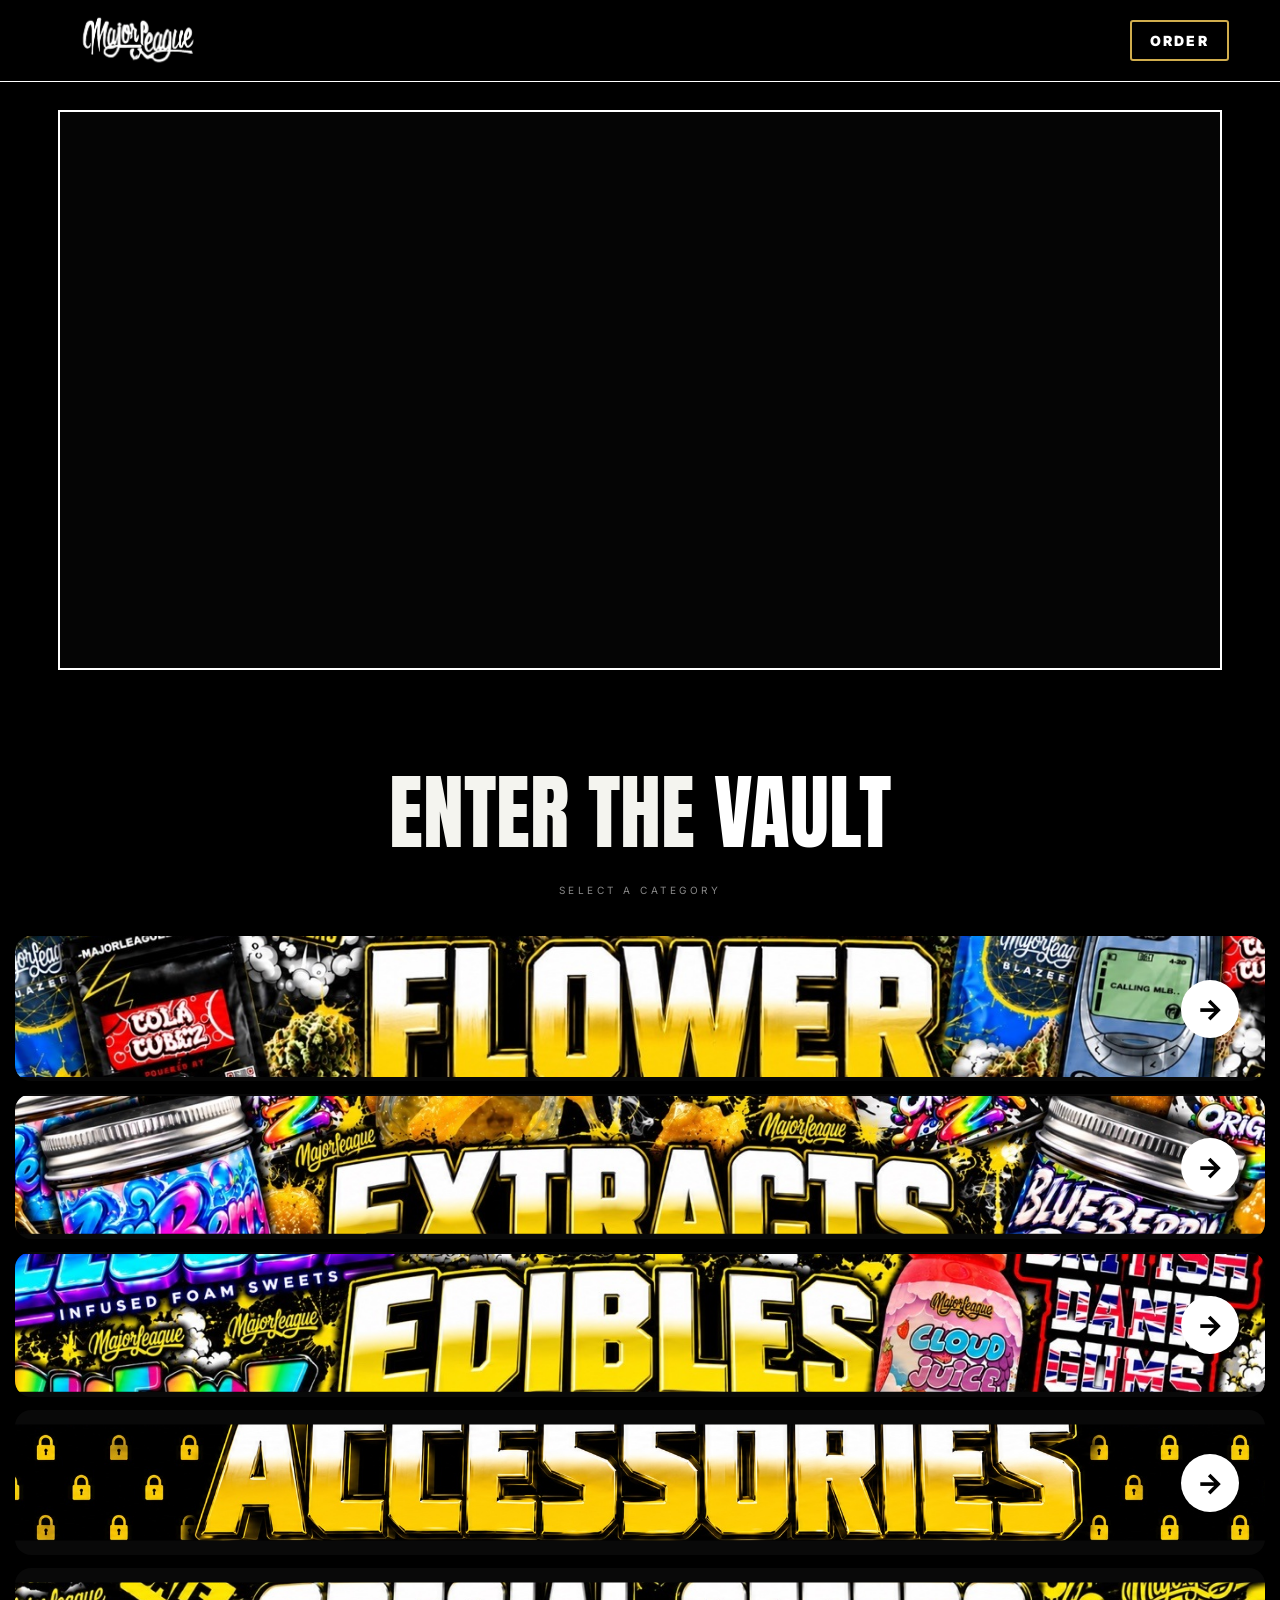
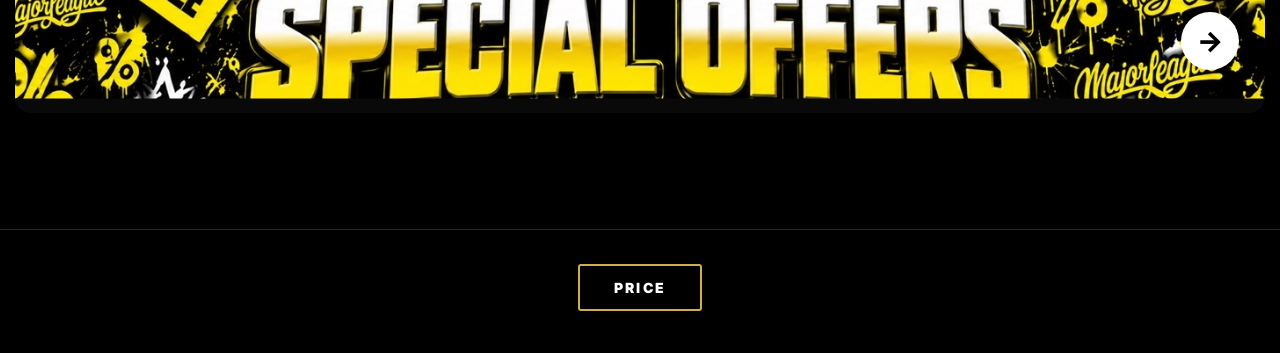
<file: index.html>
<!doctype html><html lang="en"><head><meta charset="utf-8"><meta name="viewport" content="width=device-width,initial-scale=1"><meta name="theme-color" content="#000"><title>Majorleague — The Vault</title><link rel="stylesheet" href="styles-20261011f.css?v=20261012b"></head><body><header class="header"><a class="logo" href="index.html" aria-label="Majorleague home"><img src="assets/majorleague-logo.webp" alt="" onerror="this.style.display='none';this.nextElementSibling.style.display='block'"><span class="logo-fallback">Majorleague</span></a><a class="basket" id="orderBtn" href="https://wa.me/447842046835" target="_blank" rel="noopener" aria-label="Order on WhatsApp" style="background:#000;color:#fff;border:2px solid #d0ad4d;border-radius:3px;padding:10px 18px;text-decoration:none;font-weight:900;letter-spacing:.16em;font-size:14px">ORDER</a></header><main><section class="hero"><div class="video"><video id="heroVideo" autoplay muted loop playsinline preload="auto" webkit-playsinline><source src="assets/Hero-new.MP4?v=20261019a" type="video/mp4"></video></div></section><script>(()=>{const v=document.getElementById("heroVideo");if(!v)return;v.muted=true;v.defaultMuted=true;v.playsInline=true;const start=()=>{const p=v.play();if(p&&p.catch)p.catch(()=>{});};if(v.readyState>=2)start();else{v.addEventListener("loadeddata",start,{once:true});v.addEventListener("canplay",start,{once:true});}window.addEventListener("pageshow",start);document.addEventListener("visibilitychange",()=>{if(!document.hidden&&v.paused)start();});})();</script><section class="hero vault-heading"><h1>ENTER THE <i>VAULT</i></h1><p>SELECT A CATEGORY</p></section><section class="categories" id="categories"></section><footer class="order-prompt" style="text-align:center;padding:34px 16px 42px;border-top:1px solid #292929;margin-top:36px"><a href="https://justpaste.it/elqpy" target="_blank" rel="noopener" style="display:inline-block;background:#000;color:#fff;border:2px solid #d0ad4d;border-radius:3px;padding:13px 34px;text-decoration:none;font-weight:900;letter-spacing:.16em;font-size:14px">PRICE</a></footer></main><script src="stock.js?v=20261118a"></script><script src="app.js?v=20261011g"></script></body></html>
</file>
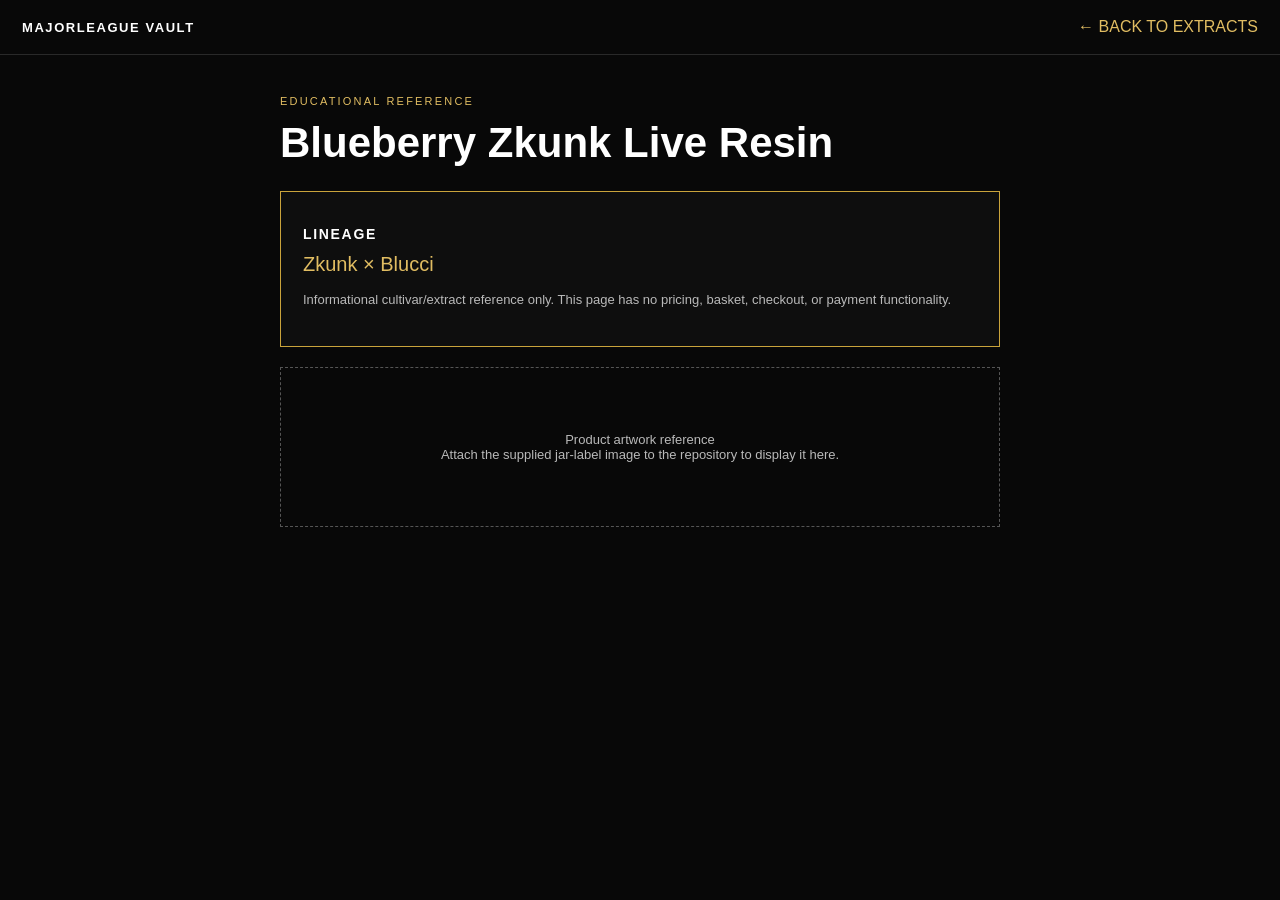
<file: blueberry-zkunk-reference.html>
<!doctype html>
<html lang="en">
<head>
<meta charset="utf-8">
<meta name="viewport" content="width=device-width,initial-scale=1">
<meta name="theme-color" content="#000">
<title>Blueberry Zkunk — Educational Profile</title>
<style>
:root{color-scheme:dark;--gold:#c9a33b;--light:#e1bd62;--muted:#b9b9b9}
*{box-sizing:border-box}body{margin:0;background:#080808;color:#fff;font-family:Arial,Helvetica,sans-serif}
header{padding:18px 22px;border-bottom:1px solid #292929;display:flex;justify-content:space-between;align-items:center}
a{color:var(--light);text-decoration:none}.brand{color:#fff;font-weight:800;letter-spacing:.12em;font-size:13px}
main{width:min(720px,calc(100% - 32px));margin:40px auto}.eyebrow{color:var(--light);letter-spacing:.2em;font-size:11px}
h1{font-size:clamp(28px,6vw,42px);margin:12px 0}h2{font-size:14px;letter-spacing:.12em}
.panel{border:1px solid var(--gold);padding:22px;margin-top:24px;background:#0e0e0e}
.lineage{font-size:20px;color:var(--light);margin:10px 0 0}
.note{font-size:13px;line-height:1.7;color:var(--muted)}
.artwork{border:1px dashed #555;min-height:160px;display:flex;align-items:center;justify-content:center;text-align:center;padding:20px;color:var(--muted);font-size:13px;margin-top:20px}
</style>
</head>
<body>
<header><a class="brand" href="index.html">MAJORLEAGUE VAULT</a><a href="category.html?cat=extracts">← BACK TO EXTRACTS</a></header>
<main>
<div class="eyebrow">EDUCATIONAL REFERENCE</div>
<h1>Blueberry Zkunk Live Resin</h1>
<section class="panel">
<h2>LINEAGE</h2>
<p class="lineage">Zkunk × Blucci</p>
<p class="note">Informational cultivar/extract reference only. This page has no pricing, basket, checkout, or payment functionality.</p>
</section>
<div class="artwork">Product artwork reference<br>Attach the supplied jar-label image to the repository to display it here.</div>
</main>
</body>
</html>
</file>
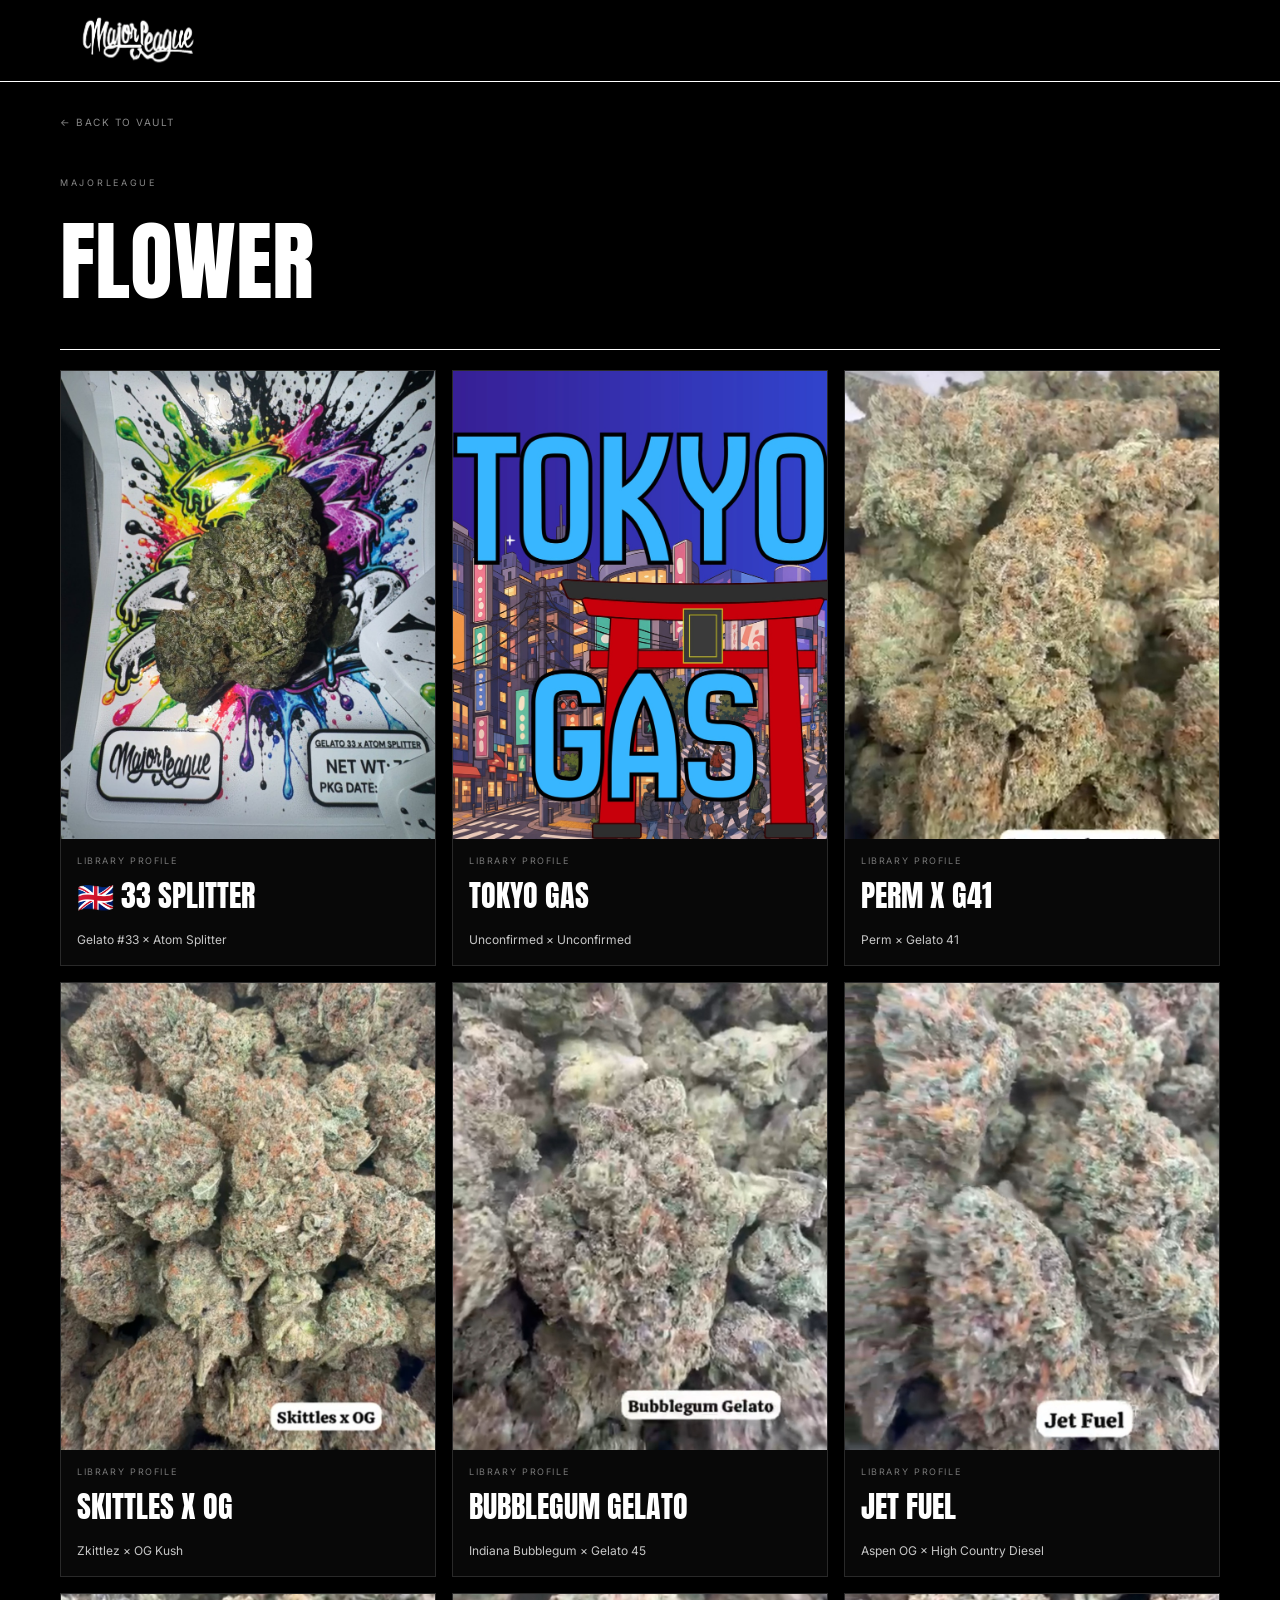
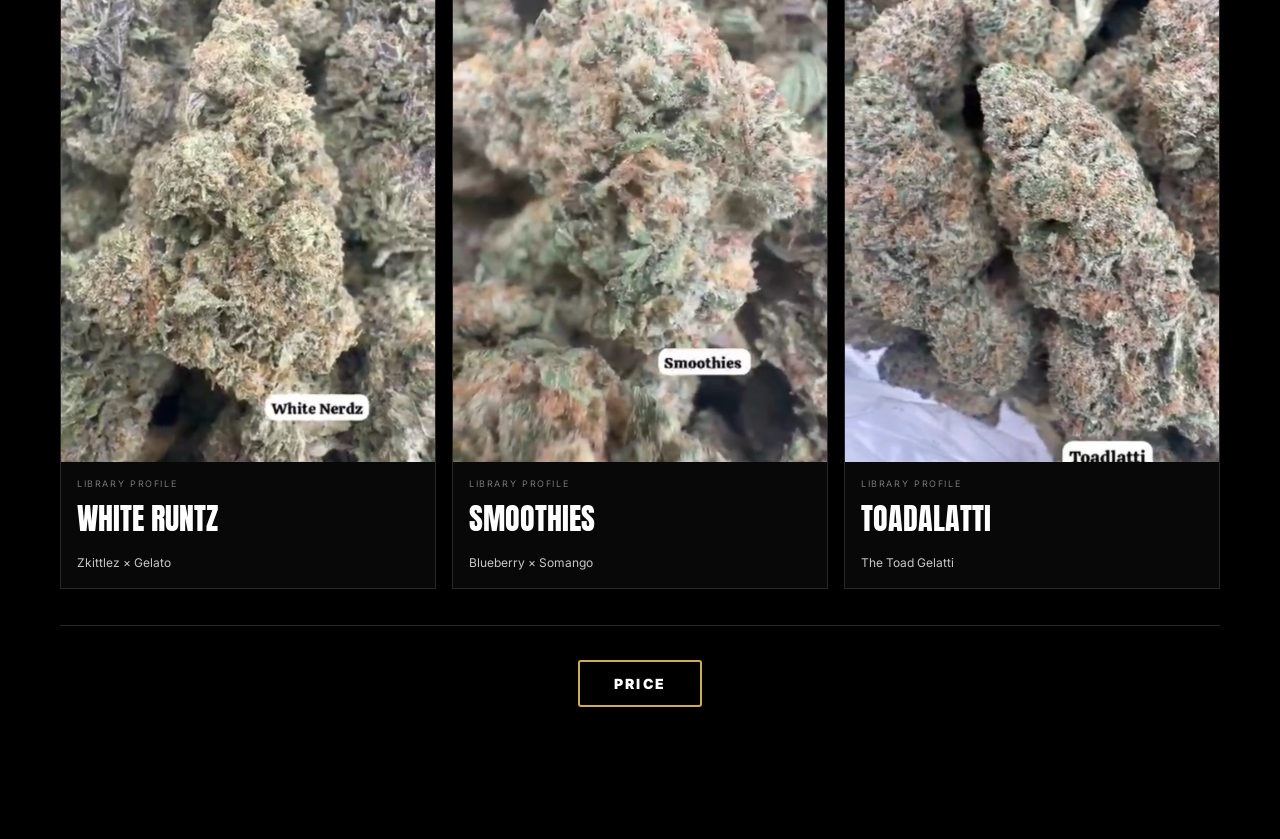
<file: category.html>
<!doctype html><html lang="en"><head><meta charset="utf-8"><meta name="viewport" content="width=device-width,initial-scale=1"><title>Majorleague — Vault</title><link rel="stylesheet" href="styles-20261011f.css?v=20261012b"></head><body><header class="header"><a class="logo" href="index.html"><img src="assets/majorleague-logo.webp" alt="Majorleague"></a></header><main class="catalogue"><a class="back" href="index.html">← BACK TO VAULT</a><div class="heading"><span>MAJORLEAGUE</span><h1 id="categoryTitle"></h1></div><div class="products" id="products"></div><footer class="order-prompt" style="text-align:center;padding:34px 16px 42px;border-top:1px solid #292929;margin-top:36px"><a href="https://justpaste.it/elqpy" target="_blank" rel="noopener" style="display:inline-block;background:#000;color:#fff;border:2px solid #d0ad4d;border-radius:3px;padding:13px 34px;text-decoration:none;font-weight:900;letter-spacing:.16em;font-size:14px">PRICE</a></footer></main><script src="stock.js?v=20261118a"></script><script src="app.js?v=20261023c"></script><script>renderCategory(new URLSearchParams(location.search).get("cat"))</script></body></html>
</file>
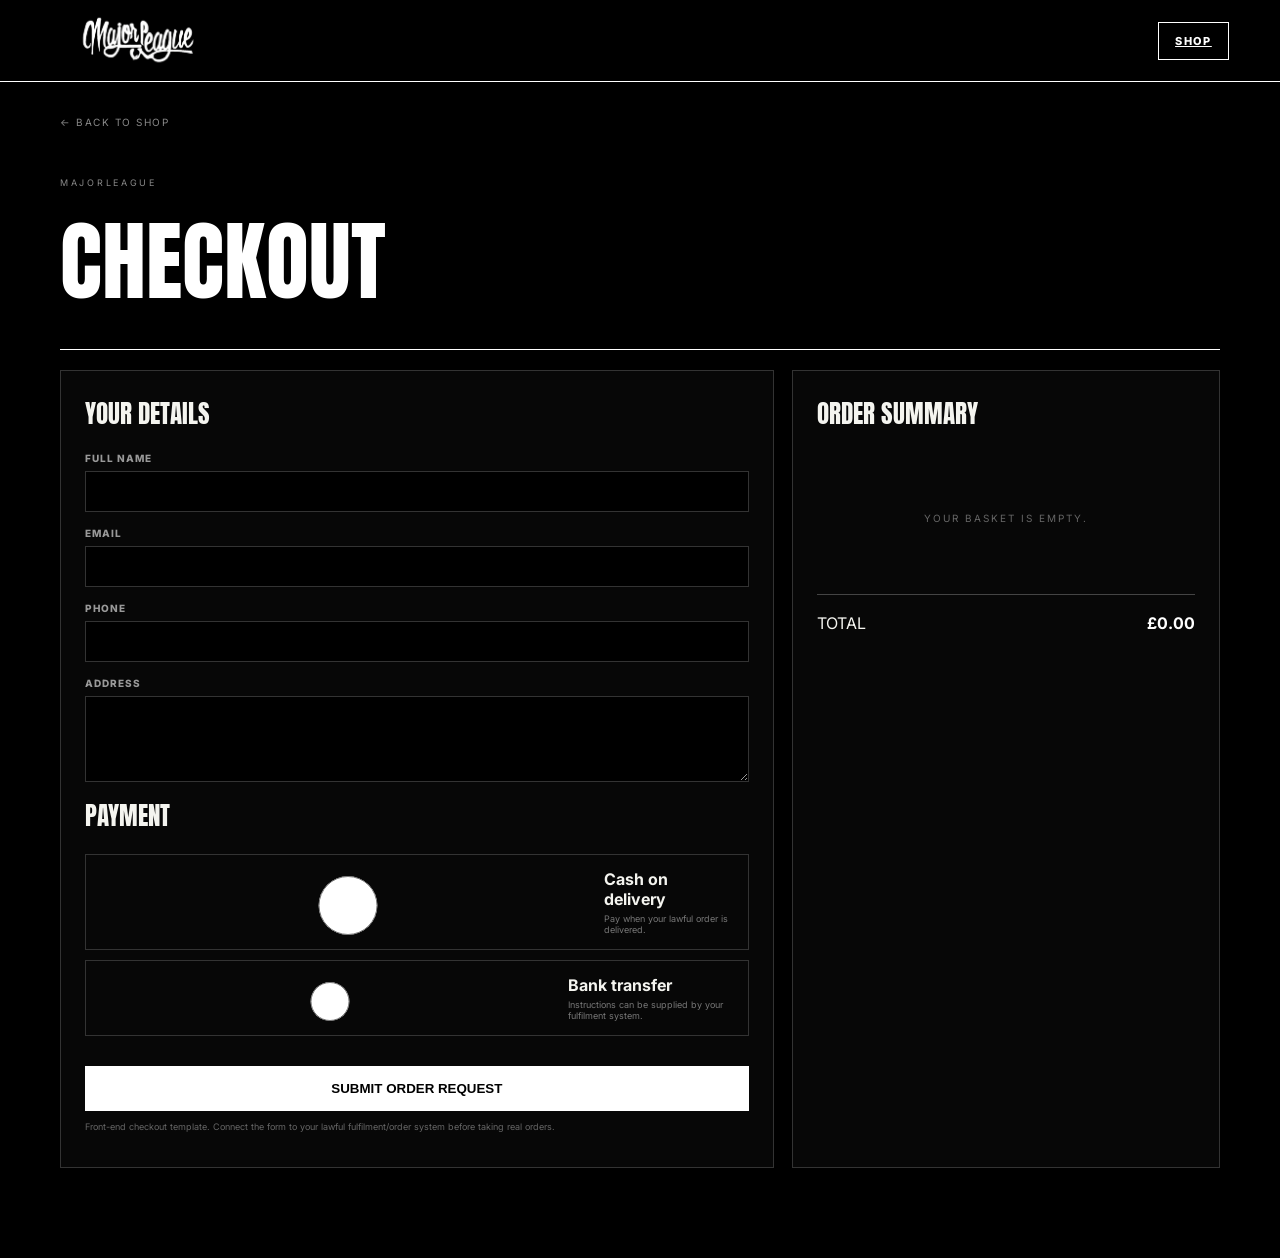
<file: checkout.html>
<!doctype html><html lang="en"><head><meta charset="utf-8"><meta name="viewport" content="width=device-width,initial-scale=1"><title>Majorleague — Checkout</title><link rel="stylesheet" href="styles-20261011f.css"></head><body><header class="header"><a class="logo" href="index.html"><img src="assets/majorleague-logo.webp" alt="Majorleague"></a><a class="basket" href="index.html">SHOP</a></header><main class="checkout-page"><a class="back" href="index.html">← BACK TO SHOP</a><div class="heading"><span>MAJORLEAGUE</span><h1>CHECKOUT</h1></div><div class="checkout-grid"><section class="card"><h2>YOUR DETAILS</h2><form id="form"><label>FULL NAME<input required name="name"></label><label>EMAIL<input required type="email" name="email"></label><label>PHONE<input required name="phone"></label><label>ADDRESS<textarea required name="address" rows="4"></textarea></label><h2>PAYMENT</h2><label class="pay"><input required type="radio" name="payment" value="cod"><span><b>Cash on delivery</b><small>Pay when your lawful order is delivered.</small></span></label><label class="pay"><input type="radio" name="payment" value="bank"><span><b>Bank transfer</b><small>Instructions can be supplied by your fulfilment system.</small></span></label><button class="submit">SUBMIT ORDER REQUEST</button><p class="note">Front-end checkout template. Connect the form to your lawful fulfilment/order system before taking real orders.</p></form></section><aside class="card"><h2>ORDER SUMMARY</h2><div id="summary"></div><div class="summary-total"><span>TOTAL</span><b id="total">£0.00</b></div></aside></div></main><script src="stock.js?v=20261011b"></script><script>const b=JSON.parse(localStorage.getItem("ml-vault-basket")||"[]"),s=document.querySelector("#summary"),t=document.querySelector("#total");let n=0;s.innerHTML=b.map(x=>{const p=STORE.products.find(y=>y.id===x.id);n+=p.price*x.qty;return '<div class="summary-row"><span>'+p.name+' × '+x.qty+'</span><b>'+STORE.currency+(p.price*x.qty).toFixed(2)+'</b></div>'}).join("")||'<div class="empty">YOUR BASKET IS EMPTY.</div>';t.textContent=STORE.currency+n.toFixed(2);document.querySelector("#form").onsubmit=e=>{e.preventDefault();alert("Order request submitted in demo mode.")}</script></body></html>
</file>
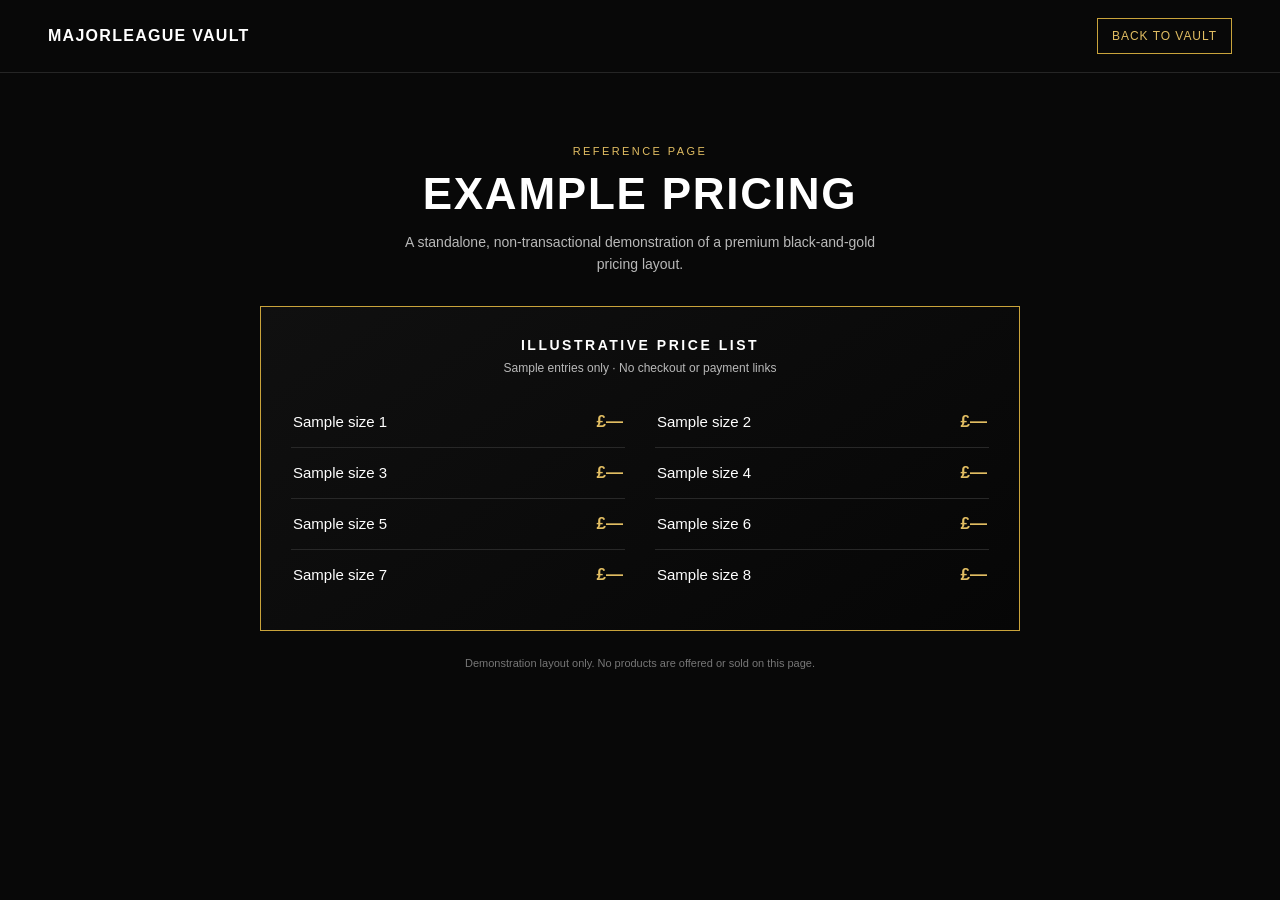
<file: example-pricing.html>
<!doctype html>
<html lang="en">
<head>
<meta charset="utf-8">
<meta name="viewport" content="width=device-width,initial-scale=1">
<meta name="theme-color" content="#000">
<title>Example Pricing — Majorleague Vault</title>
<style>
:root{color-scheme:dark;--gold:#c9a33b;--gold-light:#e1bd62;--bg:#080808;--muted:#b9b9b9}
*{box-sizing:border-box}
body{margin:0;background:var(--bg);color:#fff;font-family:Arial,Helvetica,sans-serif}
header{display:flex;align-items:center;justify-content:space-between;padding:18px clamp(18px,4vw,48px);border-bottom:1px solid #252525}
.logo{color:#fff;text-decoration:none;font-weight:800;letter-spacing:.08em;text-transform:uppercase}
.back{color:var(--gold-light);text-decoration:none;border:1px solid var(--gold);padding:10px 14px;font-size:12px;letter-spacing:.08em}
main{width:min(760px,calc(100% - 32px));margin:clamp(28px,7vw,72px) auto}
.kicker{text-align:center;color:var(--gold-light);font-size:11px;letter-spacing:.22em;margin:0 0 12px}
h1{text-align:center;font-size:clamp(28px,6vw,44px);letter-spacing:.04em;margin:0 0 12px}
.intro{text-align:center;color:var(--muted);font-size:14px;line-height:1.6;margin:0 auto 30px;max-width:480px}
.panel{border:1px solid var(--gold);padding:clamp(18px,4vw,30px);background:linear-gradient(145deg,#101010,#060606)}
.panel h2{text-align:center;font-size:14px;letter-spacing:.18em;margin:0 0 8px}
.panel .note{text-align:center;color:var(--muted);font-size:12px;margin:0 0 22px}
.rows{display:grid;grid-template-columns:1fr;gap:0}
.price-row{display:flex;align-items:center;justify-content:space-between;gap:16px;padding:15px 2px;border-bottom:1px solid #282828}
.price-row:last-child{border-bottom:0}
.amount{font-size:15px}
.price{font-size:17px;font-weight:700;color:var(--gold-light);font-variant-numeric:tabular-nums}
footer{text-align:center;color:#777;font-size:11px;line-height:1.6;margin:24px 0 0}
@media(min-width:560px){.rows{grid-template-columns:1fr 1fr;column-gap:30px}.price-row:nth-last-child(-n+2){border-bottom:0}.price-row:nth-child(odd):nth-last-child(2){border-bottom:0}}
</style>
</head>
<body>
<header><a class="logo" href="index.html" aria-label="Majorleague Vault home">MAJORLEAGUE VAULT</a><a class="back" href="index.html">BACK TO VAULT</a></header>
<main>
<p class="kicker">REFERENCE PAGE</p>
<h1>EXAMPLE PRICING</h1>
<p class="intro">A standalone, non-transactional demonstration of a premium black-and-gold pricing layout.</p>
<section class="panel" aria-label="Example pricing table">
<h2>ILLUSTRATIVE PRICE LIST</h2>
<p class="note">Sample entries only · No checkout or payment links</p>
<div class="rows">
<div class="price-row"><span class="amount">Sample size 1</span><span class="price">£—</span></div>
<div class="price-row"><span class="amount">Sample size 2</span><span class="price">£—</span></div>
<div class="price-row"><span class="amount">Sample size 3</span><span class="price">£—</span></div>
<div class="price-row"><span class="amount">Sample size 4</span><span class="price">£—</span></div>
<div class="price-row"><span class="amount">Sample size 5</span><span class="price">£—</span></div>
<div class="price-row"><span class="amount">Sample size 6</span><span class="price">£—</span></div>
<div class="price-row"><span class="amount">Sample size 7</span><span class="price">£—</span></div>
<div class="price-row"><span class="amount">Sample size 8</span><span class="price">£—</span></div>
</div>
</section>
<footer>Demonstration layout only. No products are offered or sold on this page.</footer>
</main>
</body>
</html>
</file>
<file: styles-20261011f.css>
@import url('https://fonts.googleapis.com/css2?family=Anton&family=Inter:wght@400;600;800&display=swap');:root{--y:#fff;--w:#f4f4ef}*{box-sizing:border-box}body{margin:0;background:#000;color:var(--w);font-family:Inter,Arial,sans-serif}.header{height:82px;position:sticky;top:0;z-index:20;background:#000f;border-bottom:1px solid #ffffff;display:flex;align-items:center;justify-content:space-between;padding:12px 4vw;backdrop-filter:blur(12px)}.logo{height:58px}.logo img{height:100%;display:block}.logo-fallback{display:none;color:var(--y);font:clamp(20px,4vw,30px) Anton;white-space:nowrap}.cat-art{position:absolute;inset:0;width:100%;height:100%;object-fit:cover;object-position:center;display:block;background:transparent;transform:scale(1.06);clip-path:inset(2% 1.5% 4% 1.5%)}.basket{border:1px solid var(--y);background:#000;color:#fff;padding:11px 16px;font-size:11px;font-weight:800;letter-spacing:.13em}.basket span{background:var(--y);color:#000;padding:3px 6px;margin-left:5px}.hero{max-width:1200px;margin:auto;padding:28px 18px 25px;text-align:center}.video{height:min(52vw,560px);min-height:230px;border:2px solid var(--y);position:relative;overflow:hidden;background:#050505}.video video{width:100%;height:100%;object-fit:cover}.video-placeholder{position:absolute;inset:0;display:grid;place-content:center;gap:8px;background:#000}.video-placeholder b{font:clamp(42px,8vw,90px) Anton}.video-placeholder span{font-size:10px;color:#888;letter-spacing:.3em}.hero h1{font:clamp(44px,7vw,82px) Anton;margin:28px 0 5px}.hero h1 i{color:var(--y);font-style:normal}.hero p{font-size:10px;color:#888;letter-spacing:.35em}.categories{max-width:1280px;margin:auto;padding:5px 15px 80px;display:grid;gap:13px}.cat{height:145px;border:0;border-radius:16px;overflow:hidden;display:block;position:relative;background:#090909;transition:.2s}.cat:hover{transform:translateY(-2px);box-shadow:0 12px 30px #ffffff22}.cat-overlay{position:absolute;inset:0}.cat-arrow{position:absolute;right:26px;top:50%;transform:translateY(-50%);width:58px;height:58px;border-radius:50%;background:var(--y);color:#000;display:grid;place-items:center;font-size:28px;font-weight:800}.catalogue,.checkout-page{max-width:1200px;margin:auto;padding:28px 20px 90px}.back{color:#888;text-decoration:none;font-size:10px;letter-spacing:.15em}.back:hover{color:var(--y)}.heading{padding:40px 0 18px;border-bottom:1px solid #ffffff}.heading span{font-size:9px;color:#888;letter-spacing:.3em}.heading h1{font:clamp(48px,8vw,88px) Anton;color:var(--y);margin:4px 0}.products{display:grid;grid-template-columns:repeat(3,1fr);gap:15px;margin-top:20px}.product{border:1px solid #303030;background:#070707}.product-art{height:330px;background:#0d0d0d center/cover no-repeat;display:grid;place-items:center;color:#444;font-size:10px}.product-info{padding:15px}.product-info>div{display:flex;justify-content:space-between}.product-info h2{font-size:12px;margin:0}.product-info strong{color:var(--y)}.product-info button{width:100%;margin-top:15px;padding:12px;border:1px solid var(--y);background:#000;color:#fff;font-size:10px;font-weight:800;letter-spacing:.12em}.product-info button:hover{background:var(--y);color:#000}.drawer{position:fixed;right:0;top:0;bottom:0;width:min(430px,100%);z-index:50;background:#050505;border-left:2px solid var(--y);transform:translateX(100%);transition:.25s;display:flex;flex-direction:column}.drawer.open{transform:none}.drawer-head{padding:23px;border-bottom:1px solid #292929;display:flex;justify-content:space-between;font:26px Anton}.drawer-head button{border:0;background:none;color:#fff;font-size:32px}.drawer-foot{margin-top:auto;border-top:1px solid #292929;padding:20px}.drawer-foot>div{display:flex;justify-content:space-between;margin-bottom:15px}.drawer-foot strong{color:var(--y)}.checkout{display:block;text-align:center;background:var(--y);color:#000;text-decoration:none;padding:15px;font-weight:800;font-size:11px;letter-spacing:.12em}.basket-row{padding:17px 20px;border-bottom:1px solid #202020;display:flex;justify-content:space-between}.basket-row small{display:block;color:#777;margin-top:4px}.qty button{background:#000;color:#fff;border:1px solid #444;width:28px;height:28px}.backdrop{position:fixed;inset:0;background:#000b;z-index:40;opacity:0;pointer-events:none;transition:.2s}.backdrop.show{opacity:1;pointer-events:auto}.empty{text-align:center;padding:60px 10px;color:#666;font-size:10px;letter-spacing:.2em}.checkout-grid{display:grid;grid-template-columns:1.25fr .75fr;gap:18px;margin-top:20px}.card{border:1px solid #333;background:#070707;padding:24px}.card h2{font:25px Anton;margin:0 0 20px}.card label:not(.pay){display:block;color:#999;font-size:10px;font-weight:800;letter-spacing:.1em;margin-bottom:15px}.card input,.card textarea{display:block;width:100%;margin-top:7px;background:#000;border:1px solid #333;color:#fff;padding:12px}.pay{display:flex;gap:10px;border:1px solid #333;padding:14px;margin:10px 0}.pay:has(input:checked){border-color:var(--y)}.pay span b,.pay span small{display:block}.pay span small{color:#777;font-size:9px;margin-top:4px}.summary-row{display:flex;justify-content:space-between;padding:12px 0;border-bottom:1px solid #222;font-size:11px}.summary-row b,.summary-total b{color:var(--y)}.summary-total{display:flex;justify-content:space-between;padding-top:18px;margin-top:10px;border-top:1px solid #444}.submit{width:100%;margin-top:20px;border:0;background:var(--y);padding:15px;font-weight:800}.note{color:#666;font-size:9px;line-height:1.5}@media(max-width:700px){.products,.checkout-grid{grid-template-columns:1fr}.cat{height:105px}.cat-arrow{right:15px;width:44px;height:44px}.header{height:72px}.logo{height:47px}}.cat:nth-child(1) .cat-art{clip-path:inset(0 0 10% 0);transform:scale(1.18)}
.cat:nth-child(2) .cat-art{clip-path:none;transform:scale(1.10)}
/* Explicitly suppress the legacy yellow category rectangle outline. */
.cat,
.categories .cat,
a.cat,
.cat:hover,
.categories .cat:hover {
  border: 0 !important;
  outline: 0 !important;
  box-shadow: none !important;
}
.cat::before,
.cat::after,
.categories .cat::before,
.categories .cat::after {
  content: none !important;
  border: 0 !important;
  outline: 0 !important;
  box-shadow: none !important;
}
.cat-art {
  border: 0 !important;
  outline: 0 !important;
}

/* The Accessories and Special Offers source artwork contains a yellow frame.
   Crop that frame out of the displayed image without changing the artwork. */
.cat:nth-child(4) .cat-art {
  clip-path: inset(13% 3% 13% 3%) !important;
  transform: scale(1.08) !important;
}
.cat:nth-child(5) .cat-art {
  clip-path: inset(13% 3% 13% 3%) !important;
  transform: scale(1.08) !important;
}

/* Remove the thin yellow frame baked into the Extracts and Edibles artwork. */
.cat:nth-child(2) .cat-art,
.cat:nth-child(3) .cat-art {
  clip-path: inset(0 2% 7% 2%) !important;
  transform: scale(1.08) !important;
}

/* Crop only the embedded yellow top rule on Extracts and Edibles. */
.cat:nth-child(2) .cat-art,
.cat:nth-child(3) .cat-art {
  clip-path: inset(5% 2% 7% 2%) !important;
  transform: scale(1.08) !important;
}

/* Flower category strain library */
.products.strain-grid{grid-template-columns:repeat(3,minmax(0,1fr));gap:16px}
.strain-card{background:#080808;border:1px solid #292929;overflow:hidden;min-width:0}
.strain-card img{display:block;width:100%;aspect-ratio:4/5;object-fit:cover;background:#111}
.strain-copy{padding:16px}
.strain-copy h2{font:clamp(21px,3vw,30px) Anton;margin:0 0 12px;color:#fff}
.strain-copy span{display:block;font-size:9px;letter-spacing:.18em;color:#777;margin-bottom:7px}
.strain-copy p{font-size:12px;line-height:1.6;color:#c7c7c7;margin:0}
@media(max-width:700px){.products.strain-grid{grid-template-columns:repeat(2,minmax(0,1fr));gap:10px}.strain-copy{padding:12px}.strain-copy h2{font-size:22px}}
@media(max-width:420px){.products.strain-grid{grid-template-columns:1fr}.strain-card img{aspect-ratio:5/4}}
</file>
